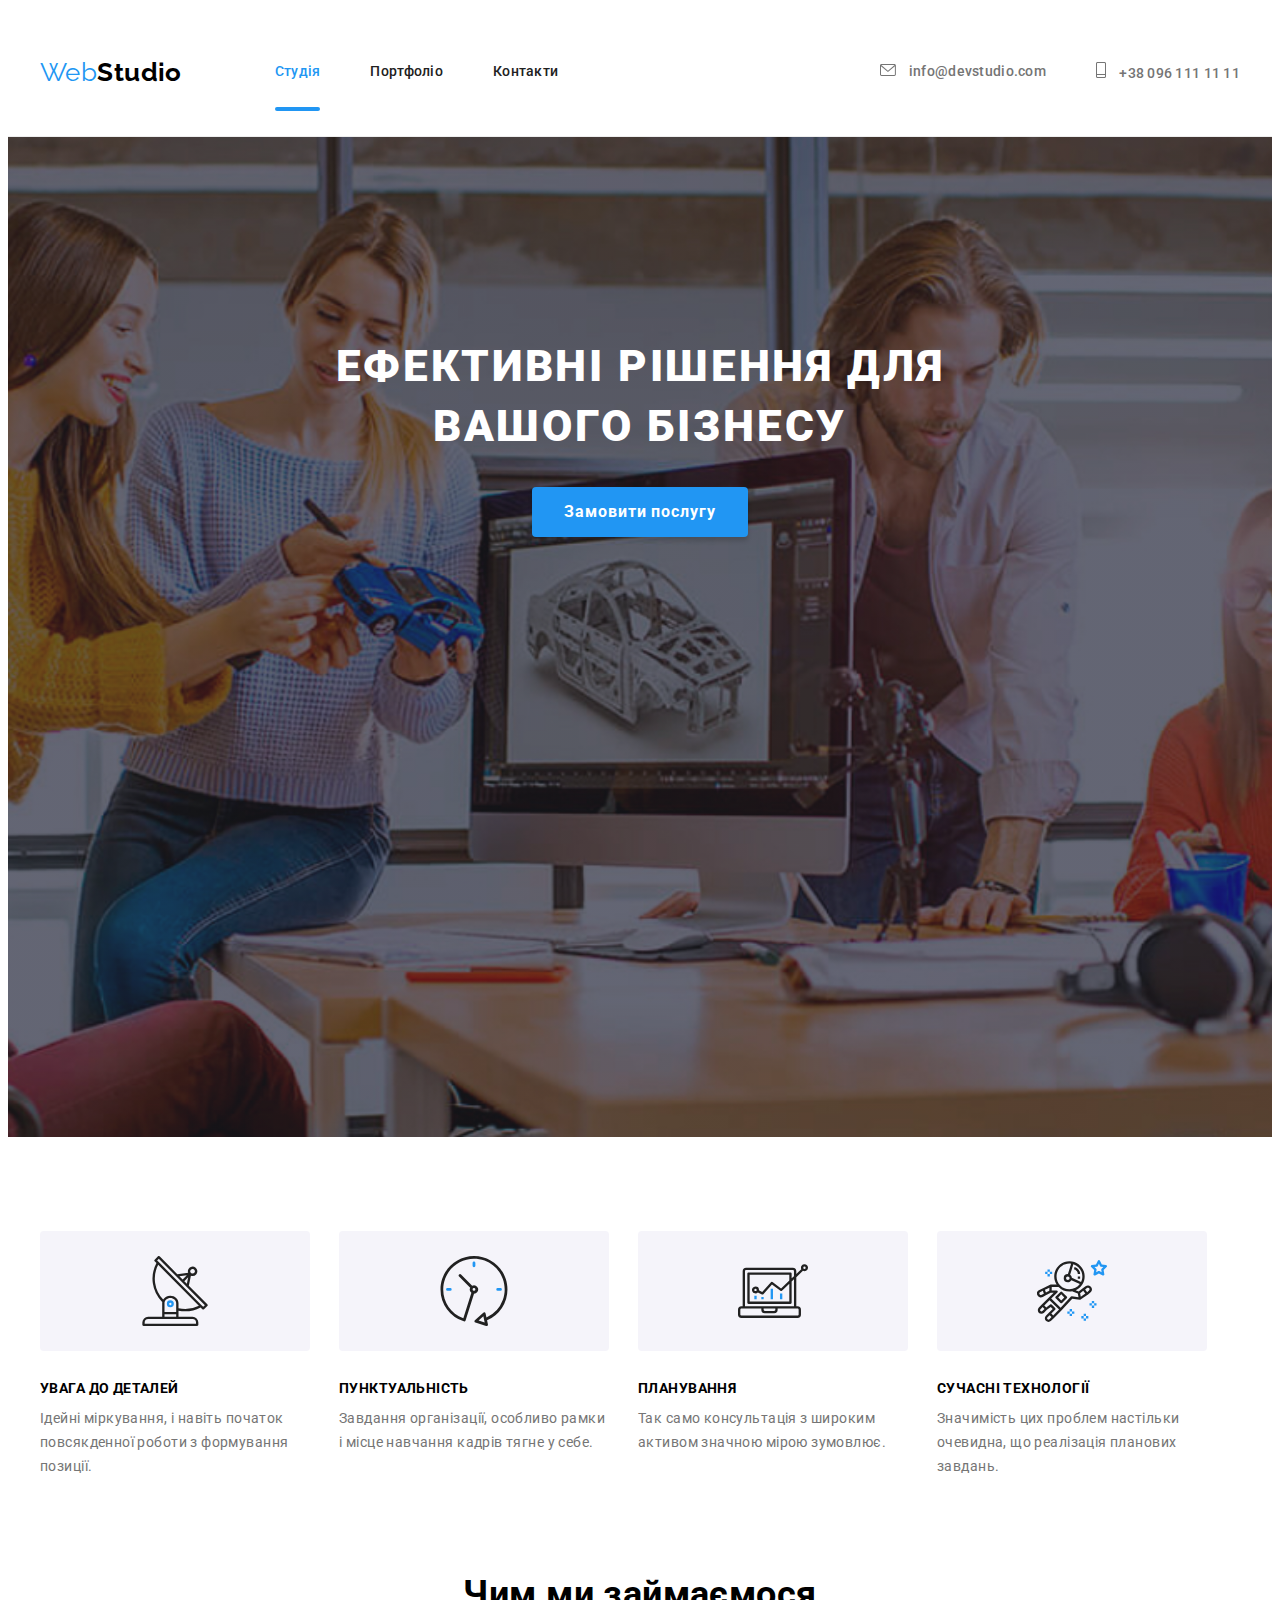
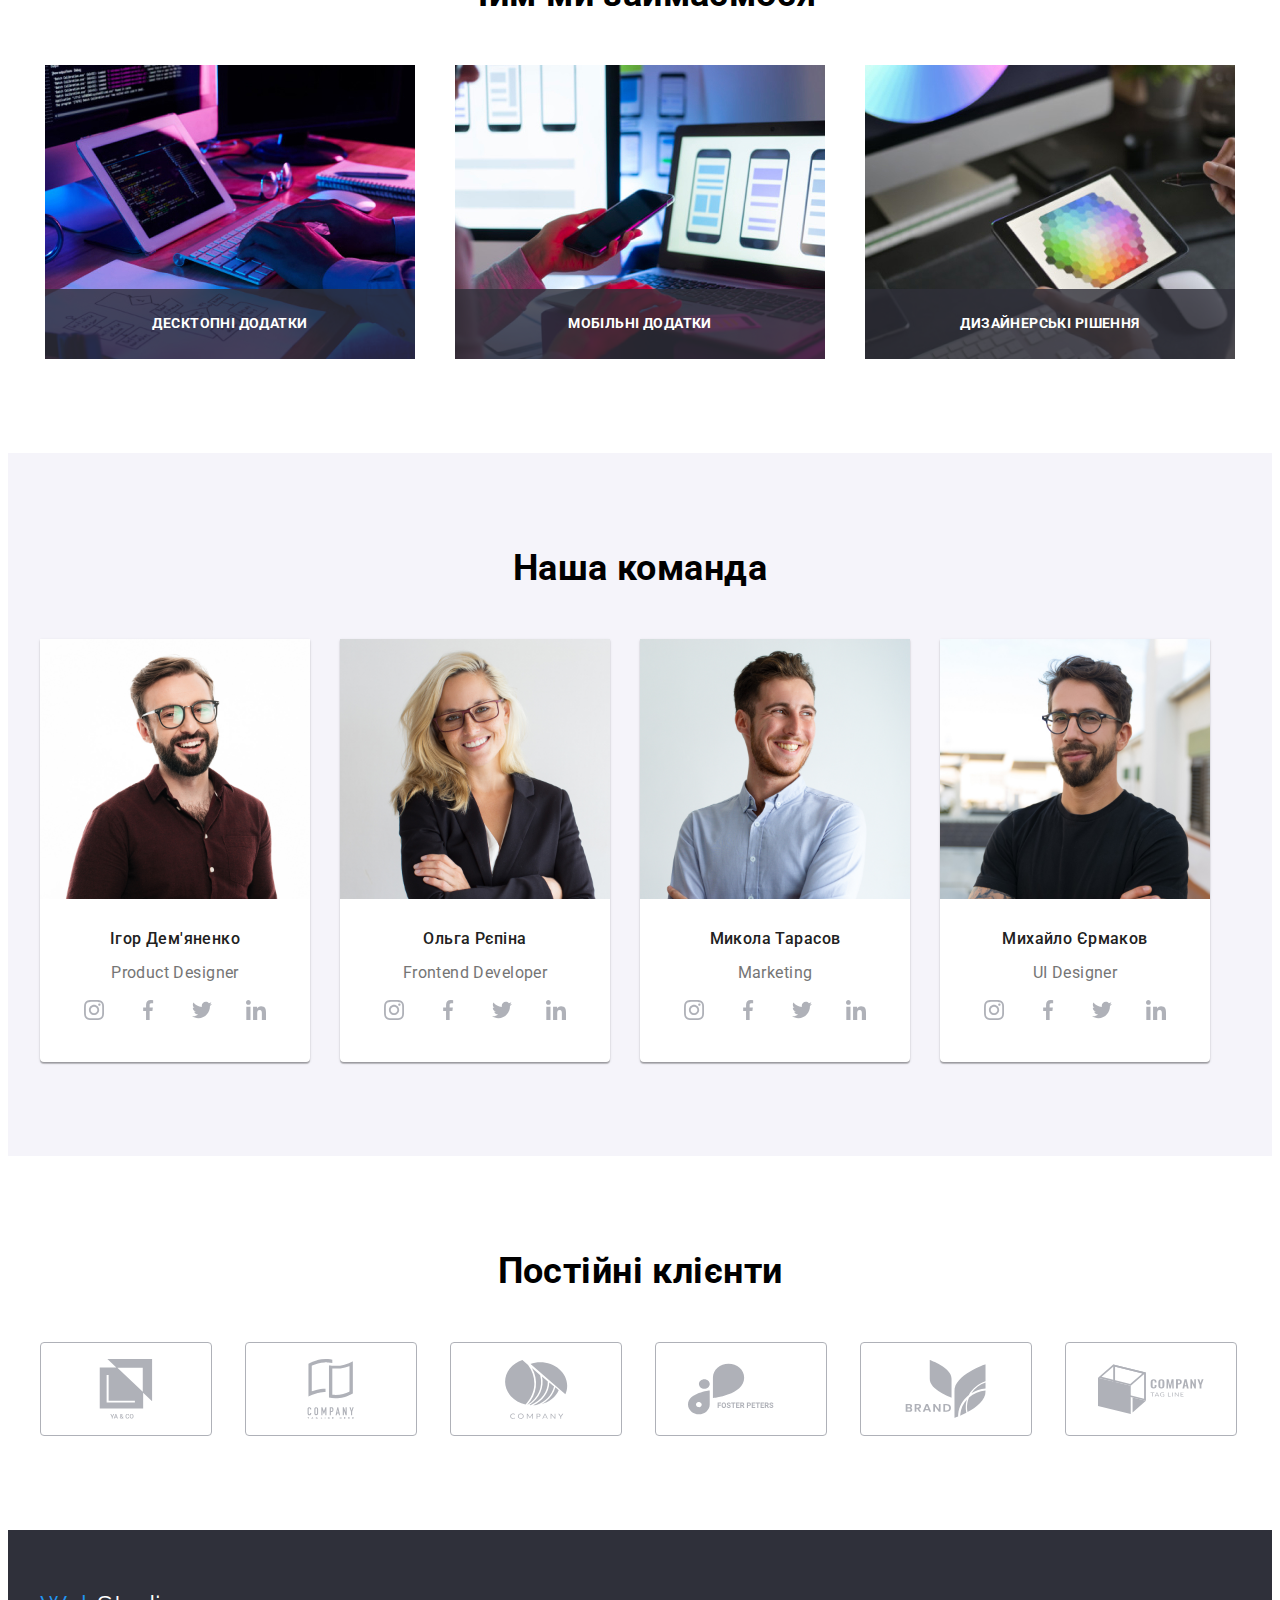
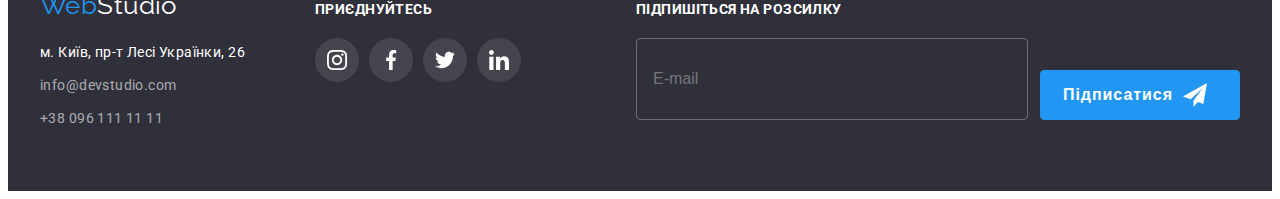
<file: index.html>
<!DOCTYPE html>
<html lang="uk">
  <head>
    <meta charset="UTF-8">
    <meta http-equiv="X-UA-Compatible" content="IE=edge">
    <meta name="viewport" content="width=device-width, initial-scale=1.0">
    <title>Студія</title>
    <link rel="preconnect" href="https://fonts.googleapis.com">
    <link rel="preconnect" href="https://fonts.gstatic.com" crossorigin>
    <link href="https://fonts.googleapis.com/css2?family=Raleway:wght@700&family=Roboto:wght@400;500;700;900&display=swap"
      rel="stylesheet">
    <link rel="stylesheet" href="https://cdnjs.cloudflare.com/ajax/libs/modern-normalize/1.1.0/modern-normalize.min.css"
      integrity="sha512-wpPYUAdjBVSE4KJnH1VR1HeZfpl1ub8YT/NKx4PuQ5NmX2tKuGu6U/JRp5y+Y8XG2tV+wKQpNHVUX03MfMFn9Q=="
      crossorigin="anonymous" referrerpolicy="no-referrer">
    <link rel="stylesheet" href="./css/styles.css">
  </head>
  <body>
    <header class="header">
      <div class="container header-container">
        <nav class="nav">
          <a class="logo" href="./index.html" lang="en"
            >Web<span class="logo-web">Studio</span></a>
          <ul class="nav-link-list list">
            <li><a href="./index.html" class="nav-link current">Студія</a></li>
            <li><a href="./portfolio.html" class="nav-link">Портфоліо</a></li>
            <li><a href="" class="nav-link">Контакти</a></li>
          </ul>
        </nav>
        <ul class="nav-link-contact">
          <li>
            <a class="contact-link" href="mailto:info@devstudio.com">
              <svg class="contact-link-icon" width="16" height="12">
                <use href="./images/symbol-defs.svg#icon-envelope"></use>
              </svg>
              info@devstudio.com</a>
          </li>
           <li>
            <a class="contact-link" href="tel:+380961111111">
            <svg class="contact-link-icon" width="10" height="16">
              <use href="./images/symbol-defs.svg#icon-vector"></use>
            </svg>
            +38 096 111 11 11</a>
          </li>
        </ul>
      </div>
    </header>
    <main>
      <section class="hero section">
        <div class="container container-hero">
          <h1 class="hero-title">Ефективні рішення для вашого бізнесу</h1>
          <button data-modal-open class="button" type="button">Замовити послугу</button>
        </div>
      </section>
      <section class="section">
        <div class="container">
          <h2 class="visually-hidden">Переваги</h2>
          <ul class="list advantage-list">
            <li class="advantage-item icon-antenna">
              <h3 class="advantage-title">УВАГА ДО ДЕТАЛЕЙ</h3>
              <p class="advantage-text">
                Ідейні міркування, і навіть початок повсякденної роботи з
                формування позиції.
              </p>
            </li>
            <li class="advantage-item icon-clock">
              <h3 class="advantage-title">ПУНКТУАЛЬНІСТЬ</h3>
              <p class="advantage-text">
                Завдання організації, особливо рамки і місце навчання кадрів
                тягне у себе.
              </p>
            </li>
            <li class="advantage-item icon-diagram">
              <h3 class="advantage-title">ПЛАНУВАННЯ</h3>
              <p class="advantage-text">
                Так само консультація з широким активом значною мірою зумовлює.
              </p>
            </li>
            <li class="advantage-item icon-astronaut">
              <h3 class="advantage-title">СУЧАСНІ ТЕХНОЛОГІЇ</h3>
              <p class="advantage-text">
                Значимість цих проблем настільки очевидна, що реалізація
                планових завдань.
              </p>
            </li>
          </ul>
        </div>
      </section>
      <section class="section about-us">
        <div class="container">
          <h2 class="section-title">Чим ми займаємося</h2>
          <ul class="about list">
            <li class="section-photo">
              <img src="./images/about-1.jpg" alt="планшет, клавіатура, мишка" width="370" height="294">
              <p class="line-over-text">Десктопні додатки</p>
            </li>
            <li class="section-photo">
              <img src="./images/about-2.jpg" alt="телефон" width="370" height="294">
              <p class="line-over-text">Мобільні додатки</p>
            </li>
            <li class="section-photo">
              <img src="./images/about-3.jpg" alt="планшет, палітра кольорів" width="370" height="294">
              <p class="line-over-text">Дизайнерські рішення</p>
            </li>
          </ul>
        </div>
      </section>
      <section class="team section">
        <div class="container">
          <h2 class="section-title">Наша команда</h2>
          <ul class="our-team list">
            <li class="team-list">
              <img src="./images/team-1.jpg" alt="Ігор Дем'яненко" width="270" height="260">
              <div class="team-content">
                <h3 class="team-name">Ігор Дем'яненко</h3>
                <p class="team-position" lang="en">Product Designer</p>
                <ul class="social-networks-list">
                  <li class="social-network-item list">
                    <a class="social-network-link" href="">
                      <svg class="social-network-icon" width="20" height="20">
                        <use href="./images/symbol-defs.svg#icon-instagram"></use>
                      </svg>
                    </a>
                  </li>
                  <li class="social-network-item list">
                    <a class="social-network-link" href="">
                      <svg class="social-network-icon" width="20" height="20">
                        <use href="./images/symbol-defs.svg#icon-facebook"></use>
                      </svg>
                    </a>
                  </li>
                  <li class="social-network-item list">
                    <a class="social-network-link" href="">
                      <svg class="social-network-icon" width="20" height="20">
                        <use href="./images/symbol-defs.svg#icon-twitter"></use>
                      </svg>
                    </a>
                  </li>
                  <li class="social-network-item list">
                    <a class="social-network-link" href="">
                      <svg class="social-network-icon" width="20" height="20">
                        <use href="./images/symbol-defs.svg#icon-linkedin"></use>
                      </svg>
                    </a>
                  </li>
                </ul>
              </div>
            </li>
            <li class="team-list">
              <img src="./images/team-2.jpg" alt="Ольга Рєпіна" width="270" height="260">
              <div class="team-content">
                <h3 class="team-name">Ольга Рєпіна</h3>
                <p class="team-position" lang="en">Frontend Developer</p>
                <ul class="social-networks-list">
                  <li class="social-network-item list">
                    <a class="social-network-link" href="">
                      <svg class="social-network-icon" width="20" height="20">
                        <use href="./images/symbol-defs.svg#icon-instagram"></use>
                      </svg>
                    </a>
                  </li>
                  <li class="social-network-item list">
                    <a class="social-network-link" href="">
                      <svg class="social-network-icon" width="20" height="20">
                        <use href="./images/symbol-defs.svg#icon-facebook"></use>
                      </svg>
                    </a>
                  </li>
                  <li class="social-network-item list">
                    <a class="social-network-link" href="">
                      <svg class="social-network-icon" width="20" height="20">
                        <use href="./images/symbol-defs.svg#icon-twitter"></use>
                      </svg>
                    </a>
                  </li>
                  <li class="social-network-item list">
                    <a class="social-network-link" href="">
                      <svg class="social-network-icon" width="20" height="20">
                        <use href="./images/symbol-defs.svg#icon-linkedin"></use>
                      </svg>
                    </a>
                  </li>
                </ul>
              </div>
            </li>
            <li class="team-list">
              <img src="./images/team-3.jpg" alt="Микола Тарасов" width="270" height="260">
              <div class="team-content">
                <h3 class="team-name">Микола Тарасов</h3>
                <p class="team-position" lang="en">Marketing</p>
                <ul class="social-networks-list">
                  <li class="social-network-item list">
                    <a class="social-network-link" href="">
                      <svg class="social-network-icon" width="20" height="20">
                        <use href="./images/symbol-defs.svg#icon-instagram"></use>
                      </svg>
                    </a>
                  </li>
                  <li class="social-network-item list">
                    <a class="social-network-link" href="">
                      <svg class="social-network-icon" width="20" height="20">
                        <use href="./images/symbol-defs.svg#icon-facebook"></use>
                      </svg>
                    </a>
                  </li>
                  <li class="social-network-item list">
                    <a class="social-network-link" href="">
                      <svg class="social-network-icon" width="20" height="20">
                        <use href="./images/symbol-defs.svg#icon-twitter"></use>
                      </svg>
                    </a>
                  </li>
                  <li class="social-network-item list">
                    <a class="social-network-link" href="">
                      <svg class="social-network-icon" width="20" height="20">
                        <use href="./images/symbol-defs.svg#icon-linkedin"></use>
                      </svg>
                    </a>
                  </li>
                </ul>
              </div>
            </li>
            <li class="team-list">
              <img src="./images/team-4.jpg" alt="Михайло Єрмаков" width="270" height="260">
              <div class="team-content">
                <h3 class="team-name">Михайло Єрмаков</h3>
                <p class="team-position" lang="en">UI Designer</p>
                <ul class="social-networks-list">
                  <li class="social-network-item list">
                    <a class="social-network-link" href="">
                      <svg class="social-network-icon" width="20" height="20">
                        <use href="./images/symbol-defs.svg#icon-instagram"></use>
                      </svg>
                    </a>
                  </li>
                  <li class="social-network-item list">
                    <a class="social-network-link" href="">
                      <svg class="social-network-icon" width="20" height="20">
                        <use href="./images/symbol-defs.svg#icon-facebook"></use>
                      </svg>
                    </a>
                  </li>
                  <li class="social-network-item list">
                    <a class="social-network-link" href="">
                      <svg class="social-network-icon" width="20" height="20">
                        <use href="./images/symbol-defs.svg#icon-twitter"></use>
                      </svg>
                    </a>
                  </li>
                  <li class="social-network-item list">
                    <a class="social-network-link" href="">
                      <svg class="social-network-icon" width="20" height="20">
                        <use href="./images/symbol-defs.svg#icon-linkedin"></use>
                      </svg>
                    </a>
                  </li>
                </ul>
              </div>
            </li>
          </ul>
        </div>
      </section>
      <section class="customers section">
        <div class="container">
          <h2 class="section-title">Постійні клієнти</h2>
          <ul class="customers-list list">
            <li class="regular-customers-item">
              <a class="clients-link link" href="">
                <svg class="clients-icon" width="106" height="60">
                  <use href="./images/symbol-defs.svg#icon-group-1"></use>
                </svg>
              </a>
            </li>
            <li class="regular-customers-item">
              <a class="clients-link link" href="">
                <svg class="clients-icon" width="106" height="60">
                  <use href="./images/symbol-defs.svg#icon-group-2"></use>
                </svg>
              </a>
            </li>
            <li class="regular-customers-item">
              <a class="clients-link link" href="">
                <svg class="clients-icon" width="106" height="60">
                  <use href="./images/symbol-defs.svg#icon-group-3"></use>
                </svg>
              </a>
            </li>
            <li class="regular-customers-item">
              <a class="clients-link link" href="">
                <svg class="clients-icon" width="106" height="60">
                  <use href="./images/symbol-defs.svg#icon-group-4"></use>
                </svg>
              </a>
            </li>
            <li class="regular-customers-item">
              <a class="clients-link link" href="">
                <svg class="clients-icon" width="106" height="60">
                  <use href="./images/symbol-defs.svg#icon-group-5"></use>
                </svg>
              </a>
            </li>
            <li class="regular-customers-item">
              <a class="clients-link link" href="">
                <svg class="clients-icon" width="106" height="60">
                  <use href="./images/symbol-defs.svg#icon-group-6"></use>
                </svg>
              </a>
            </li>
          </ul>
        </div>
      </section>
    </main>
    <footer class="footer">
      <div class="container about-container">
      <div class="about-content-footer">
        <a class="logo" href="./index.html" lang="en"
          >Web<span class="logo-studio-white">Studio</span></a
        >
        <address class="address">
          <ul class="list">
            <li class="address-info">
              <a
                class="footer-address"
                href="https://goo.gl/maps/BVRUFuVAuVkGGyoq6"
                target="_blank"
                rel="noopener noreferrer nofollow"
                >м. Київ, пр-т Лесі Українки, 26</a
              >
            </li>
            <li class="address-info">
              <a class="footer-contact-link" href="mailto:info@devstudio.com"
                >info@devstudio.com</a
              >
            </li>
            <li class="address-info">
              <a class="footer-contact-link" href="tel:+380961111111"
                >+38 096 111 11 11</a
              >
            </li>
          </ul>
        </address>
        </div>
      <div class="footer-social-network">
        <p class="footer-social-title">приєднуйтесь</p>
        <ul class="footer-social-list">
          <li class="footer-social-item list">
            <a class="footer-social-link" href="">
              <svg class="footer-social-icon" width="20" height="20">
                <use href="./images/symbol-defs.svg#icon-instagram"></use>
              </svg>
            </a>
          </li>
          <li class="footer-social-item list">
            <a class="footer-social-link" href="">
              <svg class="footer-social-icon" width="20" height="20">
                <use href="./images/symbol-defs.svg#icon-facebook"></use>
              </svg>
            </a>
          </li>
          <li class="footer-social-item list">
            <a class="footer-social-link" href="">
              <svg class="footer-social-icon" width="20" height="20">
                <use href="./images/symbol-defs.svg#icon-twitter"></use>
              </svg>
            </a>
          </li>
          <li class="footer-social-item list">
            <a class="footer-social-link" href="">
              <svg class="footer-social-icon" width="20" height="20">
                <use href="./images/symbol-defs.svg#icon-linkedin"></use>
              </svg>
            </a>
          </li>
        </ul>
      </div>
      <div class="footer-form">
        <p class="footer-form-name">Підпишіться на розсилку</p>
        <form class="footer-sign">
          <label>
            <input id="sign-mail" type="email" name="sign-mail" class="sign-input" placeholder="E-mail">
          </label>
          <button type="submit" class="sign-btn">
            Підписатися
              <svg class="sign-icon" width="24" height="24">
                <use href="./images/symbol-defs.svg#icon-send"></use>
              </svg>
          </button>
        </form>
      </div>
      </div>
    </footer>
    <div class="backdrop is-hidden" data-modal>
      <div class="modal">
        <button class="close-btn" data-modal-close><svg class="icon-close-btn" width="18" height="18">
          <use href="./images/symbol-defs.svg#icon-close"></use>
        </svg></button>
        <form class="form">
            <p class="modal-form">Залиште свої дані, ми вам передзвонимо</p>
            <div class="group-form">
              <div class="form-field">
                <label for="name" class="form-label">Ім'я</label>
                <input type="text" class="form-input" name="name" id="name" required >
                <svg class="form-icon" width="18" height="18">
                  <use href="./images/symbol-defs.svg#icon-person-form"></use>
                </svg>
              </div>
              <div class="form-field">
                <label for="tel" class="form-label">Телефон</label>
                <input type="tel" class="form-input" name="tel" id="tel" required >
                <svg class="form-icon" width="18" height="18">
                  <use href="./images/symbol-defs.svg#icon-phone-form"></use>
                </svg>
              </div>
              <div class="form-field">
                <label for="email" class="form-label">Пошта</label>
                <input type="email" class="form-input" name="email" id="email" required >
                <svg class="form-icon" width="18" height="18">
                  <use href="./images/symbol-defs.svg#icon-email-form"></use>
                </svg>
              </div>
              <div class="form-field field-comment">
                <label for="comment" class="form-label">Коментар</label>
                <textarea class="form-comment" name="comment" id="comment" rows="5" placeholder="Введіть текст"></textarea>
              </div>
            </div>
            <label class="modal-agree">
              <input type="checkbox" name="agree" id="agree" class="checkbox-input" required >
              <span class="checkbox-check">
                <svg width="16" height="15" class="check-icon">
                  <use href="./images/icon-check.svg"></use>
                </svg>
              </span>
              <span class="modal-checkbox-label">Погоджуюся з розсилкою та приймаю
                <a href="#" class="agreement">Умови договору</a>
              </span>
            </label>
          <button type="submit" class="modal-form-btn">Відправити</button>
        </form>
      </div>
    </div>
    <script src="./modal.js"></script>
  </body>
</html>
</file>
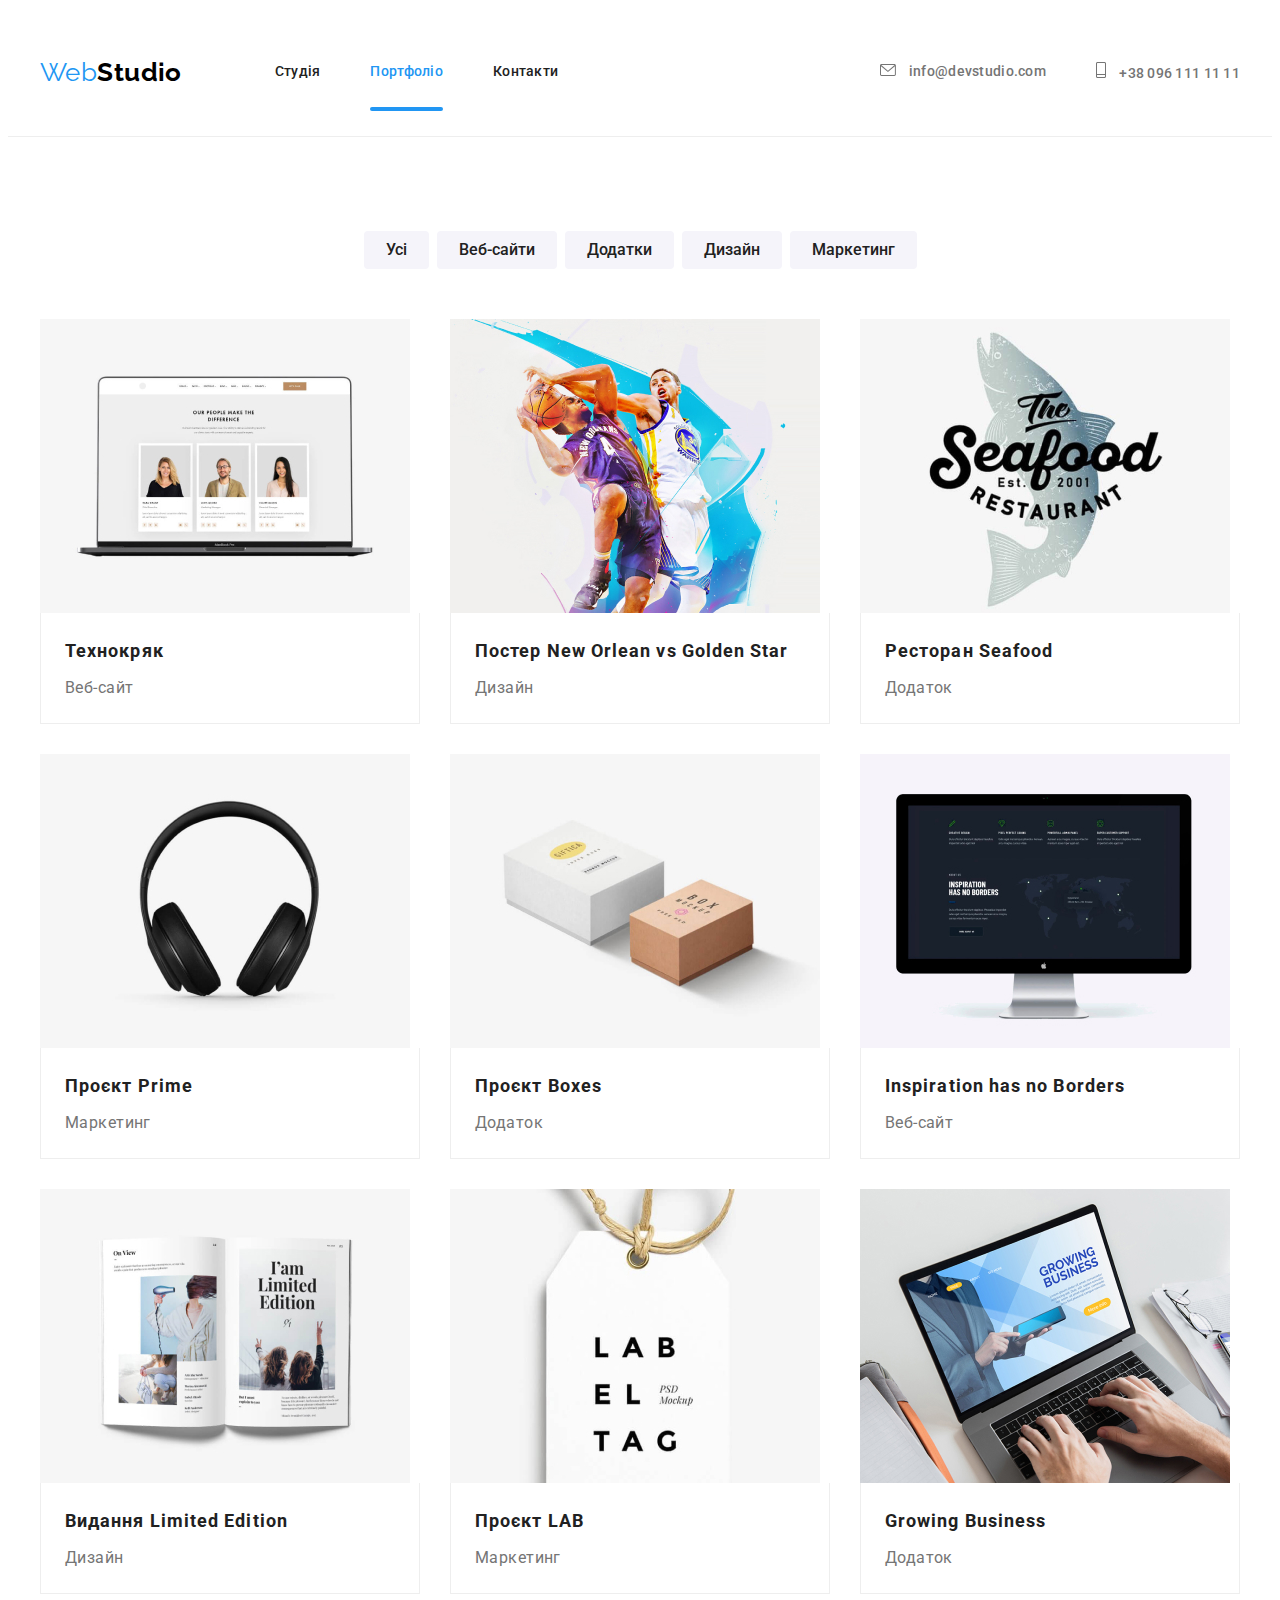
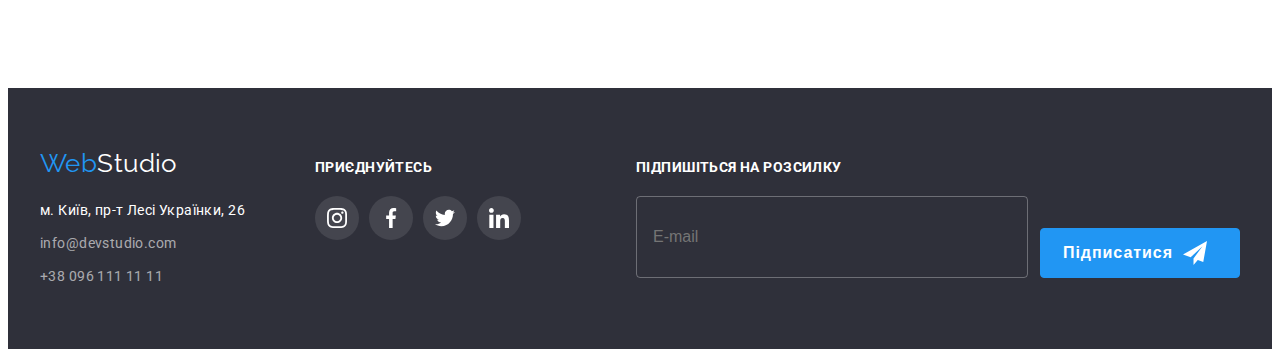
<file: portfolio.html>
<!DOCTYPE html>
<html lang="uk">
  <head>
    <meta charset="UTF-8">
    <meta http-equiv="X-UA-Compatible" content="IE=edge">
    <meta name="viewport" content="width=device-width, initial-scale=1.0">
    <title>Портфоліо</title>
    <link rel="preconnect" href="https://fonts.googleapis.com">
    <link rel="preconnect" href="https://fonts.gstatic.com" crossorigin>
    <link href="https://fonts.googleapis.com/css2?family=Raleway:wght@700&family=Roboto:wght@400;500;700;900&display=swap" rel="stylesheet">
    <link rel="stylesheet" href="https://cdnjs.cloudflare.com/ajax/libs/modern-normalize/1.1.0/modern-normalize.min.css" integrity="sha512-wpPYUAdjBVSE4KJnH1VR1HeZfpl1ub8YT/NKx4PuQ5NmX2tKuGu6U/JRp5y+Y8XG2tV+wKQpNHVUX03MfMFn9Q==" crossorigin="anonymous" referrerpolicy="no-referrer">
    <link rel="stylesheet" href="./css/styles.css">
  </head>
  <body>
    <header class="header">
      <div class="container header-container">
        <nav class="nav">
          <a class="logo" href="./index.html" lang="en"
            >Web<span class="logo-web">Studio</span></a
          >
          <ul class="nav-link-list list">
            <li><a href="./index.html" class="nav-link">Студія</a></li>
            <li>
              <a href="./portfolio.html" class="nav-link current">Портфоліо</a>
            </li>
            <li><a href="" class="nav-link">Контакти</a></li>
          </ul>
        </nav>
        <ul class="nav-link-contact">
          <li>
            <a class="contact-link" href="mailto:info@devstudio.com">
              <svg class="contact-link-icon" width="16" height="12">
                <use href="./images/symbol-defs.svg#icon-envelope"></use>
              </svg>
              info@devstudio.com</a>
          </li>
          <li>
            <a class="contact-link" href="tel:+380961111111">
              <svg class="contact-link-icon" width="10" height="16">
                <use href="./images/symbol-defs.svg#icon-vector"></use>
              </svg>
              +38 096 111 11 11</a>
          </li>
        </ul>
      </div>
    </header>
    <main>
      <!-- навігація сторінки -->

      <section class="section section-button">
        <div class="container">
          <h1 class="visually-hidden">Навігація сторінки</h1>
          <ul class="filter-buttons list">
            <li class="filter-button-item">
              <button class="btn" type="button">Усі</button>
            </li>
            <li class="filter-button-item">
              <button class="btn" type="button">Веб-сайти</button>
            </li>
            <li class="filter-button-item">
              <button class="btn" type="button">Додатки</button>
            </li>
            <li class="filter-button-item">
              <button class="btn" type="button">Дизайн</button>
            </li>
            <li class="filter-button-item">
              <button class="btn" type="button">Маркетинг</button>
            </li>
          </ul>

          <!-- контент сторінки -->
          <ul class="project-list list">
            <li class="project-list-item">
              <a href="" class="portfolio-item-link">
                <div class="portfolio-over-wrap">
                <img src="./images/technoquack.jpg" alt="Технокряк" width="370" height="294">
                <p class="over-text">
                  Ресурс пропонує комплексні пропозиції з різним рівнем функціоналу та сервісів.
                  Все це дозволить відвідувачу отримати вичерпні відомості про компанію чи
                  приватну особу.
                </p>
                </div>
                <div class="portfolio-text">
                <h2 class="project-title">Технокряк</h2>
                <p class="project-description">Веб-сайт</p>
                </div>
              </a>
            </li>
            <li class="project-list-item">
              <a href="" class="portfolio-item-link">
                <div class="portfolio-over-wrap">
              <img src="./images/poster-new-orlean.jpg" alt="poster new orlean" width="370" height="294">
              <p class="over-text">
                Ресурс пропонує комплексні пропозиції з різним рівнем функціоналу та сервісів.
                Все це дозволить відвідувачу отримати вичерпні відомості про компанію чи
                приватну особу.
              </p>
            </div>
              <div class="portfolio-text">
                <h2 class="project-title">Постер New Orlean vs Golden Star</h2>
                <p class="project-description">Дизайн</p>
              </div>
              </a>
            </li>
            <li class="project-list-item">
              <a href="" class="portfolio-item-link">
                <div class="portfolio-over-wrap">
              <img src="./images/seafood.jpg" alt="Ресторан Seafood" width="370" height="294">
              <p class="over-text">
                Ресурс пропонує комплексні пропозиції з різним рівнем функціоналу та сервісів.
                Все це дозволить відвідувачу отримати вичерпні відомості про компанію чи
                приватну особу.
              </p>
            </div>
              <div class="portfolio-text">
                <h2 class="project-title">Ресторан Seafood</h2>
                <p class="project-description">Додаток</p>
              </div>
              </a>
            </li>
            <li class="project-list-item">
              <a href="" class="portfolio-item-link">
                <div class="portfolio-over-wrap">
              <img src="./images/pr.jpg" alt="prime" width="370" height="294">
                <p class="over-text">
                  Ресурс пропонує комплексні пропозиції з різним рівнем функціоналу та сервісів.
                  Все це дозволить відвідувачу отримати вичерпні відомості про компанію чи
                  приватну особу.
                </p>
            </div>
              <div class="portfolio-text">
                <h2 class="project-title">Проєкт Prime</h2>
                <p class="project-description">Маркетинг</p>
              </div>
              </a>
            </li>
            <li class="project-list-item">
              <a href="" class="portfolio-item-link">
                <div class="portfolio-over-wrap">
              <img src="./images/cartons.jpg" alt="boxes" width="370" height="294">
              <p class="over-text">
                Ресурс пропонує комплексні пропозиції з різним рівнем функціоналу та сервісів.
                Все це дозволить відвідувачу отримати вичерпні відомості про компанію чи
                приватну особу.
              </p>
            </div>
              <div class="portfolio-text">
                <h2 class="project-title"> Проєкт Boxes</h2>
                <p class="project-description">Додаток</p>
              </div>
              </a>
            </li>
            <li class="project-list-item">
              <a href="" class="portfolio-item-link">
              <div class="portfolio-over-wrap">
              <img src="./images/inspiration-has-no-borders.jpg" alt="InspirationhasnoBorders" width="370" height="294">
              <p class="over-text">
                Ресурс пропонує комплексні пропозиції з різним рівнем функціоналу та сервісів.
                Все це дозволить відвідувачу отримати вичерпні відомості про компанію чи
                приватну особу.
              </p>
              </div>
              <div class="portfolio-text">
                <h2 class="project-title">Inspiration has no Borders</h2>
                <p class="project-description">Веб-сайт</p>
              </div>
              </a>
            </li>
            <li class="project-list-item">
              <a href="" class="portfolio-item-link">
                <div class="portfolio-over-wrap">
              <img src="./images/limited-edition.jpg" alt="ВиданняLimitedEdition" width="370" height="294">
              <p class="over-text">
                Ресурс пропонує комплексні пропозиції з різним рівнем функціоналу та сервісів.
                Все це дозволить відвідувачу отримати вичерпні відомості про компанію чи
                приватну особу.
               </p>
            </div>
              <div class="portfolio-text">
                <h2 class="project-title">Видання Limited Edition</h2>
                <p class="project-description">Дизайн</p>
              </div>
              </a>
            </li>
            <li class="project-list-item">
              <a href="" class="portfolio-item-link">
                <div class="portfolio-over-wrap">
              <img src="./images/project-lab.jpg" alt="lab" width="370" height="294">
              <p class="over-text">
                 Ресурс пропонує комплексні пропозиції з різним рівнем функціоналу та сервісів.
                 Все це дозволить відвідувачу отримати вичерпні відомості про компанію чи
                 приватну особу.
                </p>
            </div>
              <div class="portfolio-text">
                <h2 class="project-title">Проєкт LAB</h2>
                <p class="project-description">Маркетинг</p>
              </div>
              </a>
            </li>
            <li class="project-list-item">
              <a href="" class="portfolio-item-link">
                <div class="portfolio-over-wrap">
              <img src="./images/growing-business.jpg" alt="GrowingBusiness" width="370" height="294">
              <p class="over-text">
                Ресурс пропонує комплексні пропозиції з різним рівнем функціоналу та сервісів.
                Все це дозволить відвідувачу отримати вичерпні відомості про компанію чи
                приватну особу.
              </p>
              </div>
              <div class="portfolio-text">
                <h2 class="project-title">Growing Business</h2>
                <p class="project-description">Додаток</p>
              </div>
              </a>
            </li>
          </ul>
        </div>
      </section>
    </main>
    
    <!--контакти-->

    <footer class="footer">
      <div class="container about-container">
        <div class="about-content-footer">
          <a class="logo" href="./index.html" lang="en">Web<span class="logo-studio-white">Studio</span></a>
          <address class="address">
            <ul class="list">
              <li class="address-info">
                <a class="footer-address" href="https://goo.gl/maps/BVRUFuVAuVkGGyoq6" target="_blank"
                  rel="noopener noreferrer nofollow">м. Київ, пр-т Лесі Українки, 26</a>
              </li>
              <li class="address-info">
                <a class="footer-contact-link" href="mailto:info@devstudio.com">info@devstudio.com</a>
              </li>
              <li class="address-info">
                <a class="footer-contact-link" href="tel:+380961111111">+38 096 111 11 11</a>
              </li>
            </ul>
          </address>
        </div>
        <div class="footer-social-network">
          <p class="footer-social-title">приєднуйтесь</p>
          <ul class="footer-social-list">
            <li class="footer-social-item list">
              <a class="footer-social-link" href="">
                <svg class="footer-social-icon" width="20" height="20">
                  <use href="./images/symbol-defs.svg#icon-instagram"></use>
                </svg>
              </a>
            </li>
            <li class="footer-social-item list">
              <a class="footer-social-link" href="">
                <svg class="footer-social-icon" width="20" height="20">
                  <use href="./images/symbol-defs.svg#icon-facebook"></use>
                </svg>
              </a>
            </li>
            <li class="footer-social-item list">
              <a class="footer-social-link" href="">
                <svg class="footer-social-icon" width="20" height="20">
                  <use href="./images/symbol-defs.svg#icon-twitter"></use>
                </svg>
              </a>
            </li>
            <li class="footer-social-item list">
              <a class="footer-social-link" href="">
                <svg class="footer-social-icon" width="20" height="20">
                  <use href="./images/symbol-defs.svg#icon-linkedin"></use>
                </svg>
              </a>
            </li>
          </ul>
        </div>
        <div class="footer-form">
          <p class="footer-form-name">Підпишіться на розсилку</p>
          <form class="footer-sign">
            <label>
              <input id="sign-mail" type="email" name="sign-mail" class="sign-input" placeholder="E-mail" >
            </label>
            <button type="submit" class="sign-btn">
              Підписатися
              <svg class="sign-icon" width="24" height="24">
                <use href="./images/symbol-defs.svg#icon-send"></use>
              </svg>
            </button>
          </form>
        </div>
      </div>
    </footer>
  </body>
</html>
</file>
<file: css/styles.css>
:root {
  --background-color: #ffffff;
  --second-text-color: #2196f3;
  --hover-second-color: #188ce8;
  --owner-text-color: #757575;
  --font-main-color: #212121;
  --buttons-color: #f5f4fa;
  --background-footer-color: #2f303a;
  --main-font: "Roboto", sans-serif;
  --border-color: #eeeeee;
  --icon-color: #afb1b8;
  --footer-text-color: rgba(255, 255, 255, -0.6);
  --text-decoration: none;
  --timing-function: cubic-bezier(0.4, 0, 0.2, 1);
}

body {
  font-family: var(--main-font);
  background-color: var(--background-color);
  letter-spacing: 0.03em;
  font-size: 14px;
  line-height: 1.14;
}

.list {
  list-style: none;
  padding: 0;
  margin: 0;
}

h1,
h2,
h3,
h4,
h5,
h6,
p {
  padding: 0;
  border: 0;
  margin: 0;
}

ul {
  margin: 0;
  padding-left: 0;
  list-style: none;
}

.container {
  width: 1200px;
  padding-left: 15px;
  padding-right: 15px;
  margin: 0 auto;
}

img {
  display: block;
  max-width: 100%;
}

/* ----------------шапка сторінки---------------- */

.header {
  background-color: var(--background-color);
  display: flex;
}

.header > .container {
  display: flex;
  align-items: center;
}

.nav {
  display: flex;
}

.nav-link-list {
  display: flex;
  align-items: center;
  gap: 50px;
}

.nav-link.current::after {
  position: absolute;
  content: "";
  width: 100%;
  height: 4px;
  border-radius: 4px;
  left: 0;
  background-color: var(--second-text-color);
  bottom: -32px;
}

.nav-link.current {
  position: relative;
}

.nav-link-contact {
  display: flex;
  margin-left: auto;
  gap: 50px;
  align-items: center;
}

.header {
  height: 80px;
  padding: 24px 0;
  border-bottom: 1px solid var(--border-color);
}

.logo {
  text-decoration: var(--text-decoration);
  font-family: "Raleway", sans-serif;
  font-size: 26px;
  line-height: 1.19;
  color: var(--second-text-color);
  margin-right: 93px;
}

.logo-web {
  color: #000000;
  font-weight: 700;
}

.contact-link,
.nav-link {
  font-weight: 500;
  letter-spacing: 0.02em;
  color: var(--font-main-color);
  text-decoration: var(--text-decoration);
  transition: color 250ms var(--timing-function);
}

.contact-link {
  color: var(--owner-text-color);
  text-decoration: var(--text-decoration);
}

.header a:hover,
.header a:focus {
  color: var(--second-text-color);
}

.nav-link.current,
.contact-link.current {
  color: var(--second-text-color);
}

.contact-link-icon {
  fill: currentColor;
  margin-right: 10px;
}
/* ----------------замовити послугу---------------- */

.section {
  padding: 94px 0;
}

.hero {
  background-color: var(--background-footer-color);
  text-align: center;
  padding-top: 200px;
  padding-bottom: 200px;
  background-image: linear-gradient(
      rgba(47, 48, 58, 0.4),
      rgba(47, 48, 58, 0.4)
    ),
    url(../images/img-hero.jpg);
  background-repeat: no-repeat;
  background-position: center;
  background-size: cover;
  max-width: 1600px;
  height: 600px;
  margin: 0 auto;
}

.container-hero {
  display: block;
  text-align: center;
}

.hero-title {
  font-weight: 900;
  font-size: 44px;
  line-height: 1.36;
  text-align: center;
  letter-spacing: 0.06em;
  text-transform: uppercase;
  color: var(--background-color);
  width: 696px;
  margin-bottom: 30px;
  margin-left: auto;
  margin-right: auto;
  text-align: center;
}

.button {
  background-color: var(--second-text-color);
  color: var(--background-color);
  box-shadow: 0px 4px 4px rgba(0, 0, 0, 0.15);
  font-weight: 700;
  font-size: 16px;
  line-height: 1.88;
  cursor: pointer;
  font-family: inherit;
  border: 0;
  border-radius: 4px;
  letter-spacing: 0.06em;
  border: 1px solid transparent;
  min-width: 216px;
  height: 50px;
  margin: 0 auto;
  text-align: center;
  display: inline-block;
  transition: background-color 250ms cubic-bezier(0.4, 0, 0.2, 1);
}

.button:hover,
.button:focus {
  background-color: var(--hover-second-color);
}

/* ----------------Переваги---------------- */
.visually-hidden {
  position: absolute;
  width: 1px;
  height: 1px;
  margin: -1px;
  border: 0;
  padding: 0;
  white-space: nowrap;
  clip-path: inset(100%);
  clip: rect(0 0 0 0);
  overflow: hidden;
}

.advantage-list {
  display: flex;
  gap: 29px;
}

.advantage-item {
  max-width: 270px;
}

.advantage-item::before {
  display: block;
  content: "";
  height: 120px;
  background-position: center;
  background-repeat: no-repeat;
  background-color: var(--buttons-color);
  margin-bottom: 30px;
  border-radius: 4px;
}
.icon-antenna::before {
  background-image: url(../images/antenna.svg);
}
.icon-clock::before {
  background-image: url(../images/clock.svg);
}

.icon-diagram::before {
  background-image: url(../images/diagram.svg);
}

.icon-astronaut::before {
  background-image: url(../images/astronaut.svg);
}

.advantage-item:first-child {
  margin-left: 0;
}

.advantage-title {
  text-transform: uppercase;
  font-size: inherit;
  margin-bottom: 10px;
  font-weight: 700;
  line-height: 1.14;
  text-transform: uppercase;
}

.advantage-text {
  color: var(--owner-text-color);
  line-height: 1.71;
}
.about {
  display: flex;
  flex-wrap: wrap;
  gap: 30px;
}

.about-us {
  padding-top: 0;
}

.section-photo {
  margin: auto;
  position: relative;
}

.line-over-text {
  position: absolute;
  font-weight: 700;
  line-height: 1.14;
  font-size: 14px;
  text-align: center;
  letter-spacing: 0.03em;
  text-transform: uppercase;
  width: 100%;
  display: flex;
  justify-content: center;
  align-items: center;
  min-height: 70px;
  background-color: rgba(47, 48, 58, 0.8);
  color: var(--background-color);
  bottom: 0;
  margin-bottom: 0;
}

/* ----------------Наша команда---------------- */

.team {
  background: var(--buttons-color);
}

.team-content {
  padding: 30px 0 30px 0;
}

.section-title {
  font-size: 36px;
  line-height: 1.17;
  text-align: center;
  margin-bottom: 50px;
}

.team-name {
  font-weight: 500;
  font-size: 16px;
  line-height: 1.19;
  text-align: center;
  color: var(--font-main-color);
  margin-bottom: 10px;
}

.team-position {
  font-size: 16px;
  line-height: 1.88;
  color: var(--owner-text-color);
  text-align: center;
}
.team-list {
  background: var(--background-color);
  border-bottom-left-radius: 4px;
  border-bottom-right-radius: 4px;
  box-shadow: 0px 1px 3px rgb(0 0 0 / 12%), 0px 1px 1px rgb(0 0 0 / 14%),
    0px 2px 1px rgb(0 0 0 / 20%);
}

.our-team {
  display: flex;
  gap: 30px;
}

.social-networks-list {
  display: flex;
  justify-content: center;
  gap: 10px;
  padding: 0;
}

.social-network-link {
  width: 44px;
  height: 44px;
  border-radius: 50%;
  background-color: inherit;
  display: flex;
  align-items: center;
  justify-content: center;
  color: var(--icon-color);
  transition-property: background-color, color;
  transition-duration: 250ms;
  transition-timing-function: var(--timing-function);
}

.social-network-icon {
  fill: currentColor;
}

.social-network-link:hover,
.social-network-link:focus {
  background-color: var(--second-text-color);
  color: var(--background-color);
}

/* ----------------Постійні клієнти------------- */

.customers-list {
  display: flex;
  gap: 30px;
}

.regular-customers-item {
  width: calc((100% - 150px + 12px) / 6);
  display: flex;
}

.clients-link {
  width: 170px;
  height: 92px;
  border: 1px solid var(--icon-color);
  border-radius: 4px;
  display: flex;
  align-items: center;
  justify-content: center;
  color: var(--icon-color);
  transition-property: border-color, color;
  transition-duration: 250ms;
  transition-timing-function: var(--timing-function);
}

.clients-link:hover,
.clients-link:focus {
  color: var(--second-text-color);
  border-color: var(--second-text-color);
}

.clients-icon {
  fill: currentColor;
}

/* ----------------Підвал---------------- */

.footer {
  background: var(--background-footer-color);
  padding-top: 60px;
  padding-bottom: 60px;
}

.footer .logo {
  display: block;
  margin-right: 0px;
  margin-bottom: 20px;
}

.logo-studio-white {
  color: var(--background-color);
}

.footer-address {
  font-style: normal;
  text-decoration: none;
  line-height: 1.71;
  color: var(--background-color);
  display: block;
}

.address-info:not(:last-child) {
  margin-bottom: 9px;
}

.footer-contact-link {
  font-style: normal;
  text-decoration: none;
  line-height: 1.71;
  color: rgba(255, 255, 255, 0.6);
  margin-bottom: 9px;
  transition: color 250ms var(--timing-function);
}

.footer-contact-link:hover,
.footer-contact-link:focus {
  color: var(--second-text-color);
}

.footer-social-network {
  margin-left: 70px;
}

.about-container {
  display: flex;
  align-items: baseline;
}

.footer-social-title {
  font-weight: 700;
  font-size: 14px;
  line-height: 1.14;
  letter-spacing: 0.03em;
  text-transform: uppercase;
  color: var(--background-color);
  margin-bottom: 20px;
  justify-content: center;
}

.footer-social-list {
  display: flex;
  gap: 10px;
}

.footer-social-link {
  width: 44px;
  height: 44px;
  border-radius: 50%;
  background-color: rgba(255, 255, 255, 0.1);
  display: flex;
  align-items: center;
  justify-content: center;
  transition: background-color 250ms var(--timing-function);
}

.footer-social-icon {
  fill: var(--background-color);
}

.footer-social-link {
  color: currentColor;
}

.footer-social-link:hover,
.footer-social-link:focus {
  background-color: var(--second-text-color);
}

.backdrop {
  position: fixed;
  background: rgba(0, 0, 0, 0.2);
  width: 100%;
  height: 100%;
  left: 0px;
  top: 0px;
  opacity: 1;
  transition: opacity 250ms linear, visibility 250ms linear;
}

.modal {
  position: absolute;
  top: 50%;
  left: 50%;
  border-radius: 4px;
  padding: 40px;
  width: 528px;
  min-height: 581px;
  background-color: var(--background-color);
  transform: translate(-50%, -50%);
  transition: transform 250ms var(--timing-function);
  box-shadow: 0px 1px 3px rgba(0, 0, 0, 0.12), 0px 1px 1px rgba(0, 0, 0, 0.14),
    0px 2px 1px rgba(0, 0, 0, 0.2);
}

.backdrop.is-hidden {
  visibility: hidden;
  opacity: 0;
  pointer-events: none;
}

.backdrop.is-hidden .modal {
  transform: translate(-50%, -50%) rotateX(90deg);
}
.icon-close-btn {
  right: 0;
}

.close-btn {
  top: 8px;
  right: 8px;
  width: 30px;
  height: 30px;
  background-color: var(--background-color);
  position: absolute;
  border: solid 1px;
  border-color: rgba(0, 0, 0, 0.1);
  border-radius: 50%;
  display: flex;
  justify-content: center;
  align-items: center;
  transition: fill 250ms cubic-bezier(0.4, 0, 0.2, 1);
  cursor: pointer;
}

/* ----------------шапка сторінки---------------- */

.header {
  background-color: var(--background-color);
}

/* ----------------навігація сторінки---------------- */

.btn {
  background-color: var(--buttons-color);
  color: var(--font-main-color);
  font-family: inherit;
  font-weight: 500;
  font-size: 16px;
  line-height: 1.62;
  text-align: center;
  cursor: pointer;
  padding: 0;
  border-radius: 4px;
  display: inline-block;
  padding: 6px 22px;
  border: none;
  transition-property: background-color, box-shadow, color;
  transition-duration: 250ms;
  transition-timing-function: var(--timing-function);
}

.filter-buttons {
  display: flex;
  justify-content: center;
  margin-bottom: 50px;
}

.filter-button-item:not(:last-child) {
  margin-right: 8px;
}

.btn:hover,
.btn:focus {
  background-color: var(--second-text-color);
  color: var(--background-color);
  box-shadow: 0px 1px 1px rgba(0, 0, 0, 0.12), 0px 4px 4px rgba(0, 0, 0, 0.06),
    1px 4px 6px rgba(0, 0, 0, 0.16);
}

/* ----------------контент сторінки---------------- */

.project-list {
  display: flex;
  flex-wrap: wrap;
  gap: 30px;
}

.project-list-item {
  display: block;
  width: calc((100% - 60px) / 3);
  position: relative;
}

.portfolio-item-link:hover,
.portfolio-item-link:focus {
  box-shadow: 0px 1px 1px rgba(0, 0, 0, 0.12), 0px 4px 4px rgba(0, 0, 0, 0.06),
    1px 4px 6px rgba(0, 0, 0, 0.16);
}

.portfolio-item-link {
  display: block;
  text-decoration: var(--text-decoration);
  transition: box-shadow 250ms var(--timing-function);
}

.portfolio-text {
  padding: 20px 24px;
  border: 1px;
  border-style: solid;
  border-top-width: 0;
  border-top-style: hidden;
  border-color: var(--border-color);
}

.portfolio-over-wrap {
  position: relative;
  overflow: hidden;
}

.project-list-item:hover .over-text {
  transform: translateY(0);
}

.over-text {
  position: absolute;
  font-size: 18px;
  line-height: 1.56;
  letter-spacing: 0.03em;
  color: var(--background-color);
  background: rgba(33, 150, 243, 0.9);
  position: absolute;
  font-weight: 400;
  height: calc(100% + 1px);
  width: inherit;
  top: 0;
  left: 0;
  padding: 63px 24px;
  display: flex;
  justify-content: center;
  overflow: auto;
  transform: translateY(100%);
  transition-duration: 250ms;
  transition-timing-function: var(--timing-function);
  transition-property: transform;
}

.project-title {
  font-size: 18px;
  line-height: 2;
  letter-spacing: 0.06em;
  color: var(--font-main-color);
  margin-bottom: 4px;
}

.project-description {
  font-size: 16px;
  line-height: 1.88;
  color: var(--owner-text-color);
}

.modal {
  width: 528px;
  height: 581px;
  position: absolute;
  top: 50%;
  left: 50%;
  transform: translate(-50%, -50%);
  background-color: var(--background-color);
  box-shadow: 0px 1px 3px rgba(0, 0, 0, 0.12), 0px 1px 1px rgba(0, 0, 0, 0.14),
    0px 2px 1px rgba(0, 0, 0, 0.2);
  border-radius: 4px;
  transform: translate(-50%, -50%) scale(1);
  transition: transform 250ms linear;
}

.close-btn {
  width: 30px;
  height: 30px;
  top: 10px;
  right: 10px;
  position: absolute;
  display: flex;
  align-items: center;
  justify-content: center;
  border: 1px solid rgba(0, 0, 0, 0.1);
  border-radius: 50%;
  cursor: pointer;
  transition: fill 250ms cubic-bezier(0.4, 0, 0.2, 1);
}

.close-btn:hover,
.close-btn:focus {
  fill: var(--second-text-color);
  transition: fill 250ms cubic-bezier(0.4, 0, 0.2, 1);
}

.is-hidden {
  opacity: 0;
  visibility: hidden;
  pointer-events: none;
}

/* ----------------модальне вікно---------------- */

.modal-form {
  display: block;
  margin-bottom: 12px;
  font-weight: 700;
  font-size: 20px;
  line-height: 1.15;
  align-items: center;
  letter-spacing: 0.03em;
  text-align: center;
  color: var(--font-main-color);
}

.group-form {
  margin-bottom: 20px;
}

.form-field {
  position: relative;
  margin-bottom: 10px;
  display: flex;
  flex-direction: column;
}

.form-label {
  margin-bottom: 4px;
}

.form-field label {
  font-weight: 400;
  font-size: 12px;
  line-height: 1.17;
  letter-spacing: 0.01em;
  color: var(--owner-text-color);
}

.form-field input {
  width: 100%;
  height: 40px;
  padding: 12px 42px;
  border: 1px solid rgba(33, 33, 33, 0.2);
  border-radius: 4px;
}

.field-comment:not(:last-child) {
  margin-bottom: 0px;
}

.form-input {
  border-radius: 4px;
  border: 1px solid rgba(33, 33, 33, 0.2);
  cursor: pointer;
  transition: border 250ms cubic-bezier(0.4, 0, 0.2, 1);
}

.form-input:focus {
  border: 1px solid var(--second-text-color);
  outline: none;
}

.form-input:focus ~ .form-icon {
  fill: var(--second-text-color);
}

.form-icon {
  position: absolute;
  left: 12px;
  bottom: 11px;
  fill: var(--font-main-color);
  transition: fill 250ms cubic-bezier(0.4, 0, 0.2, 1);
}

.form-comment {
  width: 448px;
  height: 120px;
  resize: none;
  padding: 12px 16px;
  border: 1px solid rgba(33, 33, 33, 0.2);
  border-radius: 4px;
  transition: border 250ms cubic-bezier(0.4, 0, 0.2, 1);
}

.form-comment:focus {
  border: 1px solid var(--second-text-color);
  outline: none;
  transition: border 250ms cubic-bezier(0.4, 0, 0.2, 1);
}

.modal-agree {
  display: flex;
  align-items: center;
  justify-content: center;
  margin-bottom: 30px;
  align-items: baseline;
}

.checkbox-input {
  position: absolute;
  clip: rect(0 0 0 0);
  width: 1px;
  height: 1px;
  margin: -1px;
}

.checkbox-input:checked + .checkbox-check {
  border-color: var(--second-text-color);
  background-color: var(--second-text-color);
  background-image: url(../images/icon-check.svg);
  background-size: contain;
  background-origin: border-box;
}

.modal-checkbox-label {
  margin-left: 7px;
  cursor: pointer;
  color: var(--owner-text-color);
  line-height: 1.71;
}

.checkbox-check {
  position: relative;
  display: flex;
  align-items: center;
  justify-content: center;
  width: 16px;
  height: 15px;
  border-radius: 1px;
  fill: transparent;
  cursor: pointer;
  border: 2px solid var(--font-main-color);
  transition: fill 250ms var(--timing-function),
    border-color 250ms var(--timing-function);
}

.check-icon {
  display: flex;
  position: absolute;
}

.agreement {
  text-decoration-line: underline;
  color: var(--second-text-color);
}

.modal-form-btn {
  font-family: "Roboto" sans-serif;
  font-weight: 700;
  font-size: 16px;
  line-height: 1.88;
  margin-left: auto;
  margin-right: auto;
  padding: 10px 52px;
  width: 200px;
  height: 50px;
  display: flex;
  align-items: center;
  text-align: center;
  letter-spacing: 0.06em;
  color: var(--background-color);
  background-color: var(--second-text-color);
  border-radius: 4px;
  border-color: transparent;
  cursor: pointer;
  transition: box-shadow 250ms cubic-bezier(0.4, 0, 0.2, 1);
}

.modal-form-btn:hover,
.modal-form-btn:focus {
  background-color: var(--hover-second-color);
  box-shadow: 0px 4px 4px rgba(0, 0, 0, 0.15);
  transition: box-shadow 250ms cubic-bezier(0.4, 0, 0.2, 1),
    background-color 250ms cubic-bezier(0.4, 0, 0.2, 1);
}
/* --------------------Підписатись---------------- */
.footer-form {
  margin-left: auto;
}

.footer-sign {
  display: flex;
}

.footer-form-name {
  display: inline-block;
  margin-bottom: 20px;
  font-weight: 700;
  line-height: 1.14;
  text-transform: uppercase;
  color: var(--background-color);
}

.sign-input {
  margin-right: 12px;
  padding: 15px 16px;
  width: 358px;
  height: 50px;
  font-weight: 400;
  font-size: 16px;
  line-height: 20px;
  border-radius: 4px;
  color: var(--background-color);
  background-color: transparent;
  border: 1px solid rgba(255, 255, 255, 0.3);
  box-shadow: drop-shadow(0px 4px 4px rgba(0, 0, 0, 0.15));
}

.sign-btn {
  display: flex;
  align-items: center;
  justify-content: center;
  margin-top: auto;
  width: 200px;
  height: 50px;
  font-size: 16px;
  font-weight: 700;
  line-height: 1.875;
  letter-spacing: 0.06em;
  color: var(--background-color);
  background-color: var(--second-text-color);
  border: 1px solid var(--second-text-color);
  border-radius: 4px;
  transition: background-color 250ms var(--timing-function),
    box-shadow 250ms var(--timing-function);
  cursor: pointer;
}

.sign-btn:hover,
.sign-btn:focus {
  background-color: var(--hover-second-color);
  box-shadow: 0px 4px 4px rgba(0, 0, 0, 0.15);
}

.sign-icon {
  margin: 10px;
  fill: currentColor;
}
</file>
